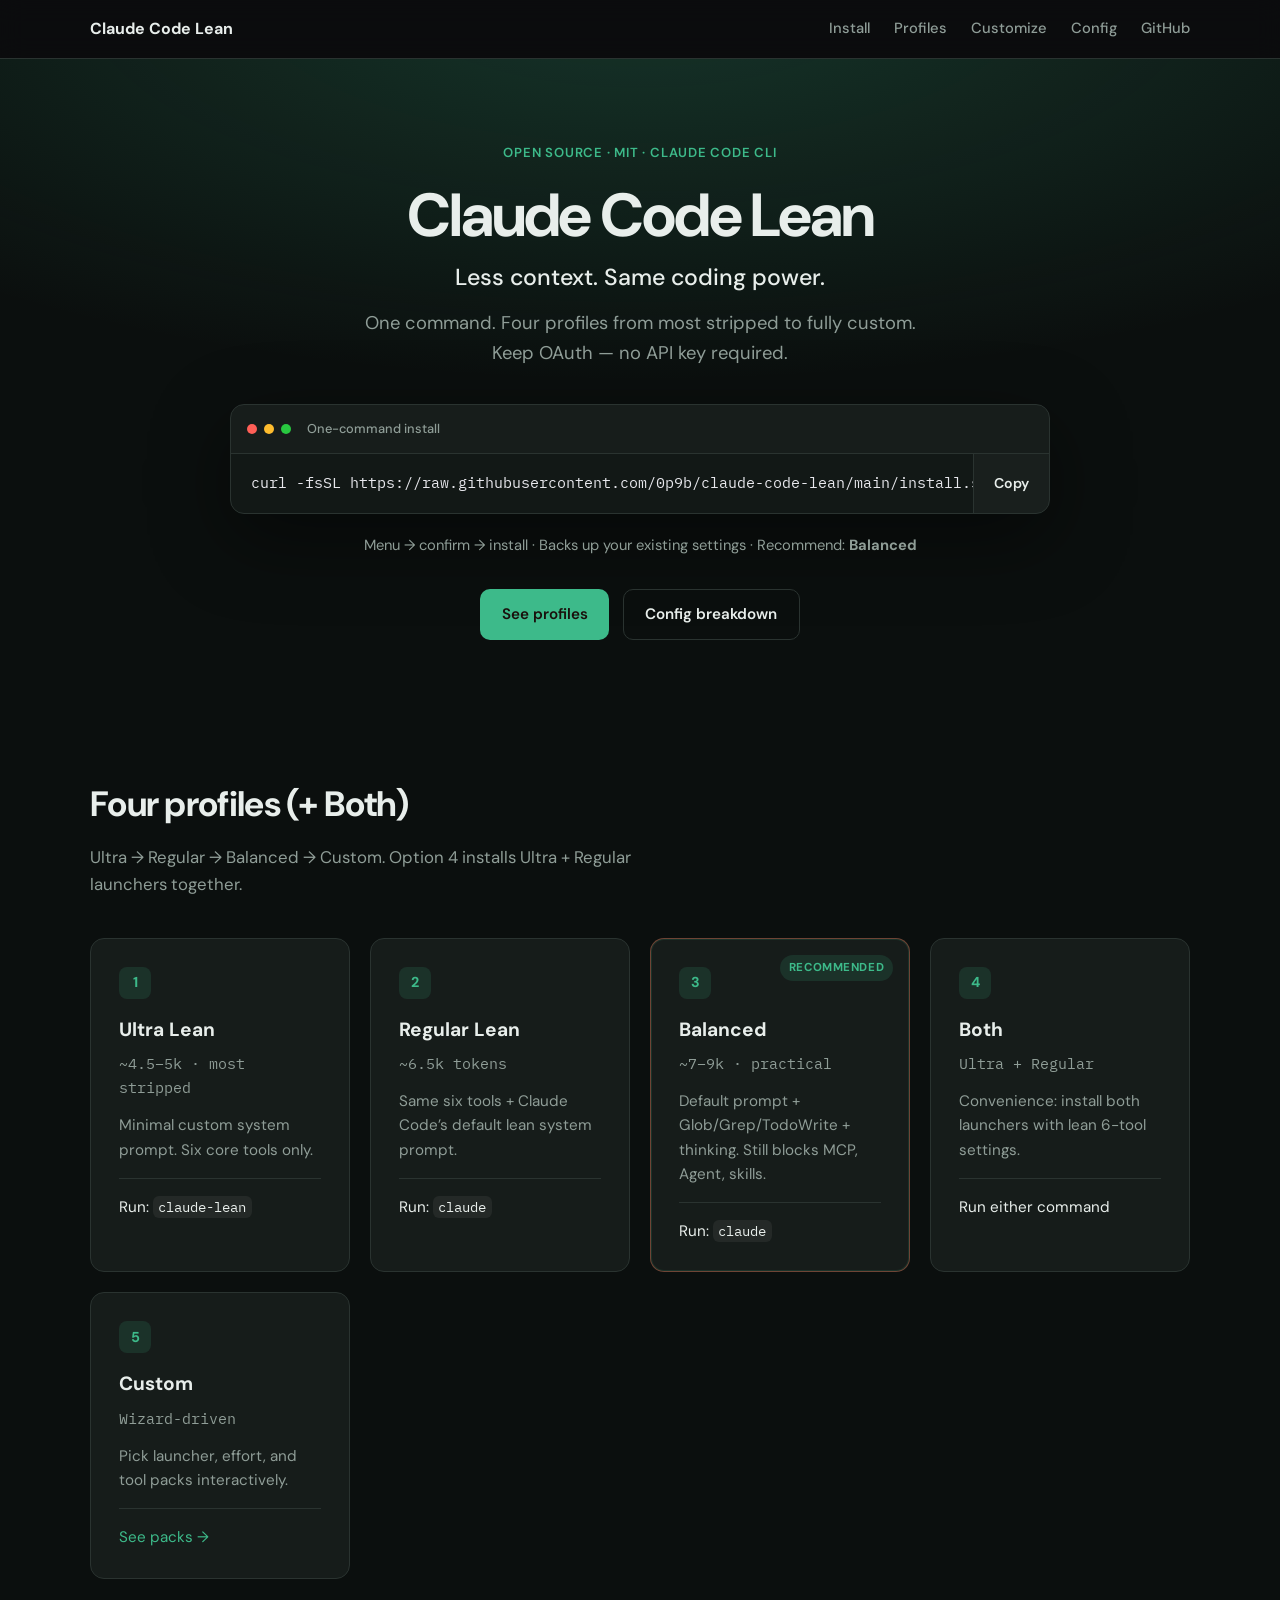
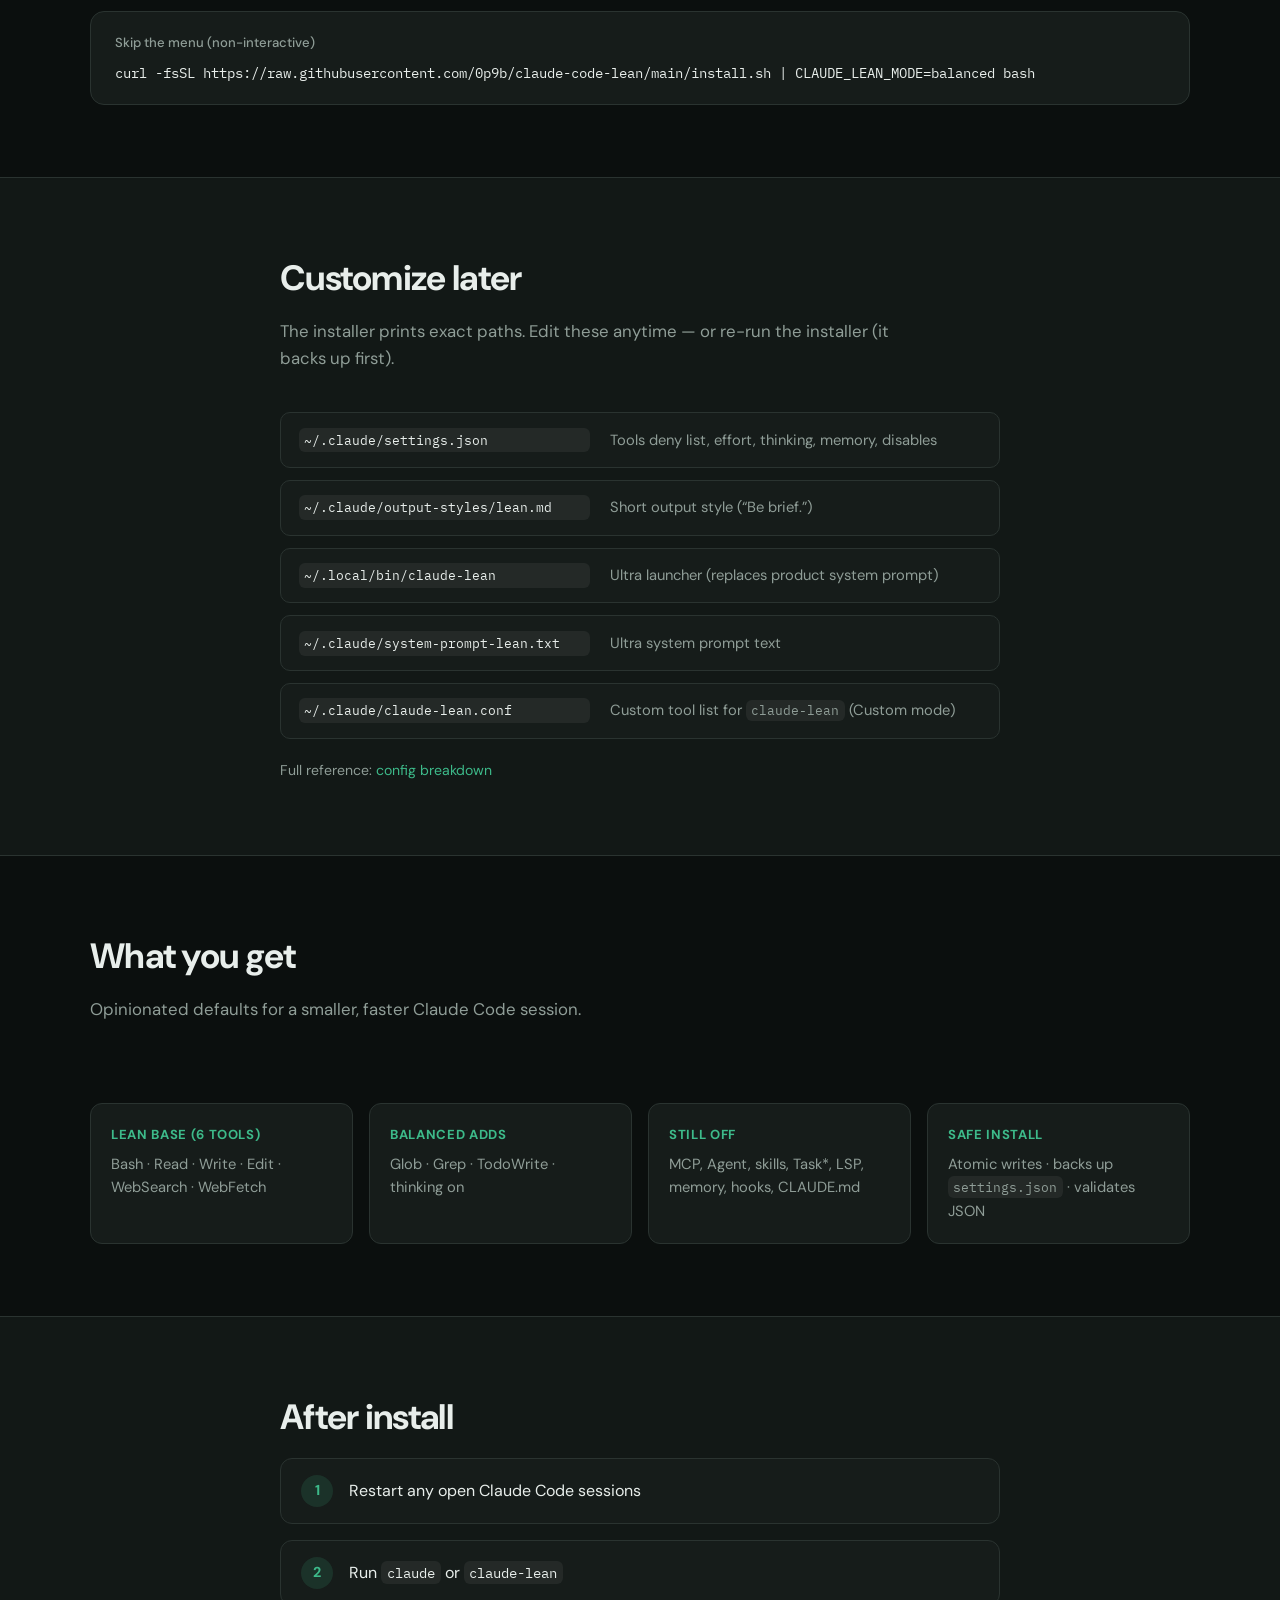
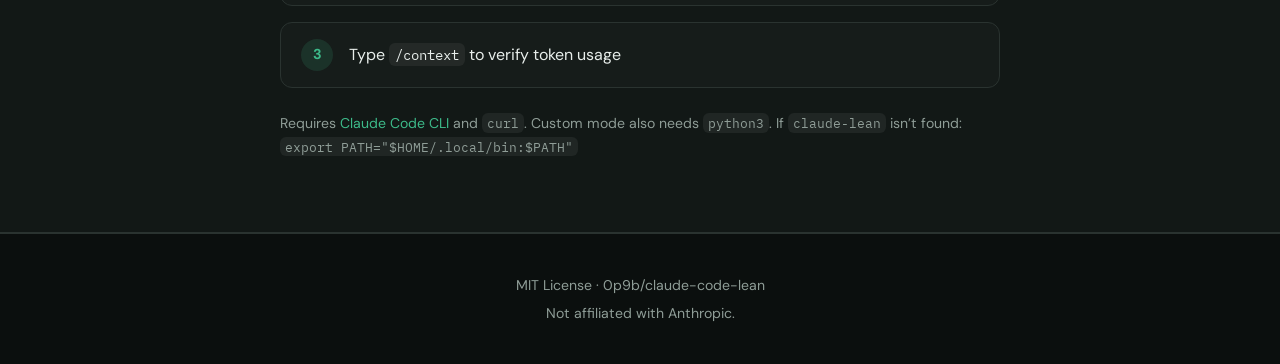
<file: docs/index.html>
<!DOCTYPE html>
<html lang="en">
<head>
  <meta charset="UTF-8">
  <meta name="viewport" content="width=device-width, initial-scale=1.0">
  <meta name="description" content="Cut Claude Code CLI startup context. Four profiles from Ultra to Custom. One-command install.">
  <title>Claude Code Lean</title>
  <link rel="stylesheet" href="styles.css">
  <link rel="preconnect" href="https://fonts.googleapis.com">
  <link rel="preconnect" href="https://fonts.gstatic.com" crossorigin>
  <link href="https://fonts.googleapis.com/css2?family=DM+Sans:ital,opsz,wght@0,9..40,400;0,9..40,500;0,9..40,600;0,9..40,700;1,9..40,400&family=IBM+Plex+Mono:wght@400;500&display=swap" rel="stylesheet">
</head>
<body>
  <header class="site-header">
    <div class="container header-inner">
      <a class="logo" href="index.html">Claude Code Lean</a>
      <nav>
        <a href="#install">Install</a>
        <a href="#options">Profiles</a>
        <a href="#customize">Customize</a>
        <a href="config.html">Config</a>
        <a href="https://github.com/0p9b/claude-code-lean" target="_blank" rel="noopener noreferrer">GitHub</a>
      </nav>
    </div>
  </header>

  <main>
    <section class="hero">
      <div class="container hero-inner">
        <p class="eyebrow">Open source · MIT · Claude Code CLI</p>
        <h1 class="brand-hero">Claude Code Lean</h1>
        <p class="hero-tagline">Less context. Same coding power.</p>
        <p class="hero-lead">
          One command. Four profiles from most stripped to fully custom.
          Keep OAuth — no API key required.
        </p>

        <div class="install-box" id="install">
          <div class="install-box-header">
            <span class="dot red"></span>
            <span class="dot yellow"></span>
            <span class="dot green"></span>
            <span class="install-label">One-command install</span>
          </div>
          <div class="install-command-wrap">
            <code id="install-cmd">curl -fsSL https://raw.githubusercontent.com/0p9b/claude-code-lean/main/install.sh | bash</code>
            <button type="button" class="copy-btn" id="copy-btn" aria-label="Copy install command">
              <span class="copy-label">Copy</span>
            </button>
          </div>
        </div>

        <p class="hero-note">
          Menu → confirm → install · Backs up your existing settings · Recommend: <strong>Balanced</strong>
        </p>

        <div class="hero-actions">
          <a class="btn btn-primary" href="#options">See profiles</a>
          <a class="btn btn-ghost" href="config.html">Config breakdown</a>
        </div>
      </div>
    </section>

    <section class="section" id="options">
      <div class="container">
        <h2>Four profiles (+ Both)</h2>
        <p class="section-lead">
          Ultra → Regular → Balanced → Custom. Option 4 installs Ultra + Regular launchers together.
        </p>

        <div class="cards">
          <article class="card">
            <span class="card-num">1</span>
            <h3>Ultra Lean</h3>
            <p class="card-stat">~4.5–5k · most stripped</p>
            <p>Minimal custom system prompt. Six core tools only.</p>
            <p class="card-run">Run: <code>claude-lean</code></p>
          </article>

          <article class="card">
            <span class="card-num">2</span>
            <h3>Regular Lean</h3>
            <p class="card-stat">~6.5k tokens</p>
            <p>Same six tools + Claude Code’s default lean system prompt.</p>
            <p class="card-run">Run: <code>claude</code></p>
          </article>

          <article class="card card-featured">
            <span class="badge">Recommended</span>
            <span class="card-num">3</span>
            <h3>Balanced</h3>
            <p class="card-stat">~7–9k · practical</p>
            <p>Default prompt + Glob/Grep/TodoWrite + thinking. Still blocks MCP, Agent, skills.</p>
            <p class="card-run">Run: <code>claude</code></p>
          </article>

          <article class="card">
            <span class="card-num">4</span>
            <h3>Both</h3>
            <p class="card-stat">Ultra + Regular</p>
            <p>Convenience: install both launchers with lean 6-tool settings.</p>
            <p class="card-run">Run either command</p>
          </article>

          <article class="card">
            <span class="card-num">5</span>
            <h3>Custom</h3>
            <p class="card-stat">Wizard-driven</p>
            <p>Pick launcher, effort, and tool packs interactively.</p>
            <p class="card-run"><a href="config.html">See packs →</a></p>
          </article>
        </div>

        <div class="code-block secondary-cmd">
          <p class="code-label">Skip the menu (non-interactive)</p>
          <code>curl -fsSL https://raw.githubusercontent.com/0p9b/claude-code-lean/main/install.sh | CLAUDE_LEAN_MODE=balanced bash</code>
        </div>
      </div>
    </section>

    <section class="section section-alt" id="customize">
      <div class="container narrow">
        <h2>Customize later</h2>
        <p class="section-lead">The installer prints exact paths. Edit these anytime — or re-run the installer (it backs up first).</p>
        <div class="file-list">
          <div class="file-row">
            <code>~/.claude/settings.json</code>
            <span>Tools deny list, effort, thinking, memory, disables</span>
          </div>
          <div class="file-row">
            <code>~/.claude/output-styles/lean.md</code>
            <span>Short output style (“Be brief.”)</span>
          </div>
          <div class="file-row">
            <code>~/.local/bin/claude-lean</code>
            <span>Ultra launcher (replaces product system prompt)</span>
          </div>
          <div class="file-row">
            <code>~/.claude/system-prompt-lean.txt</code>
            <span>Ultra system prompt text</span>
          </div>
          <div class="file-row">
            <code>~/.claude/claude-lean.conf</code>
            <span>Custom tool list for <code>claude-lean</code> (Custom mode)</span>
          </div>
        </div>
        <p class="fine-print" style="margin-top:1.25rem">
          Full reference: <a href="config.html">config breakdown</a>
        </p>
      </div>
    </section>

    <section class="section" id="features">
      <div class="container">
        <div class="split">
          <div>
            <h2>What you get</h2>
            <p class="section-lead">Opinionated defaults for a smaller, faster Claude Code session.</p>
          </div>
          <div class="feature-grid">
            <div class="feature">
              <h4>Lean base (6 tools)</h4>
              <p>Bash · Read · Write · Edit · WebSearch · WebFetch</p>
            </div>
            <div class="feature">
              <h4>Balanced adds</h4>
              <p>Glob · Grep · TodoWrite · thinking on</p>
            </div>
            <div class="feature">
              <h4>Still off</h4>
              <p>MCP, Agent, skills, Task*, LSP, memory, hooks, CLAUDE.md</p>
            </div>
            <div class="feature">
              <h4>Safe install</h4>
              <p>Atomic writes · backs up <code>settings.json</code> · validates JSON</p>
            </div>
          </div>
        </div>
      </div>
    </section>

    <section class="section section-alt">
      <div class="container narrow">
        <h2>After install</h2>
        <div class="steps">
          <div class="step">
            <span class="step-n">1</span>
            <p>Restart any open Claude Code sessions</p>
          </div>
          <div class="step">
            <span class="step-n">2</span>
            <p>Run <code>claude</code> or <code>claude-lean</code></p>
          </div>
          <div class="step">
            <span class="step-n">3</span>
            <p>Type <code>/context</code> to verify token usage</p>
          </div>
        </div>
        <p class="fine-print">
          Requires <a href="https://code.claude.com/docs/en/overview" target="_blank" rel="noopener noreferrer">Claude Code CLI</a> and <code>curl</code>.
          Custom mode also needs <code>python3</code>.
          If <code>claude-lean</code> isn’t found: <code>export PATH="$HOME/.local/bin:$PATH"</code>
        </p>
      </div>
    </section>
  </main>

  <footer class="site-footer">
    <div class="container footer-inner">
      <p>MIT License · <a href="https://github.com/0p9b/claude-code-lean">0p9b/claude-code-lean</a></p>
      <p>Not affiliated with Anthropic.</p>
    </div>
  </footer>

  <script src="main.js"></script>
</body>
</html>
</file>
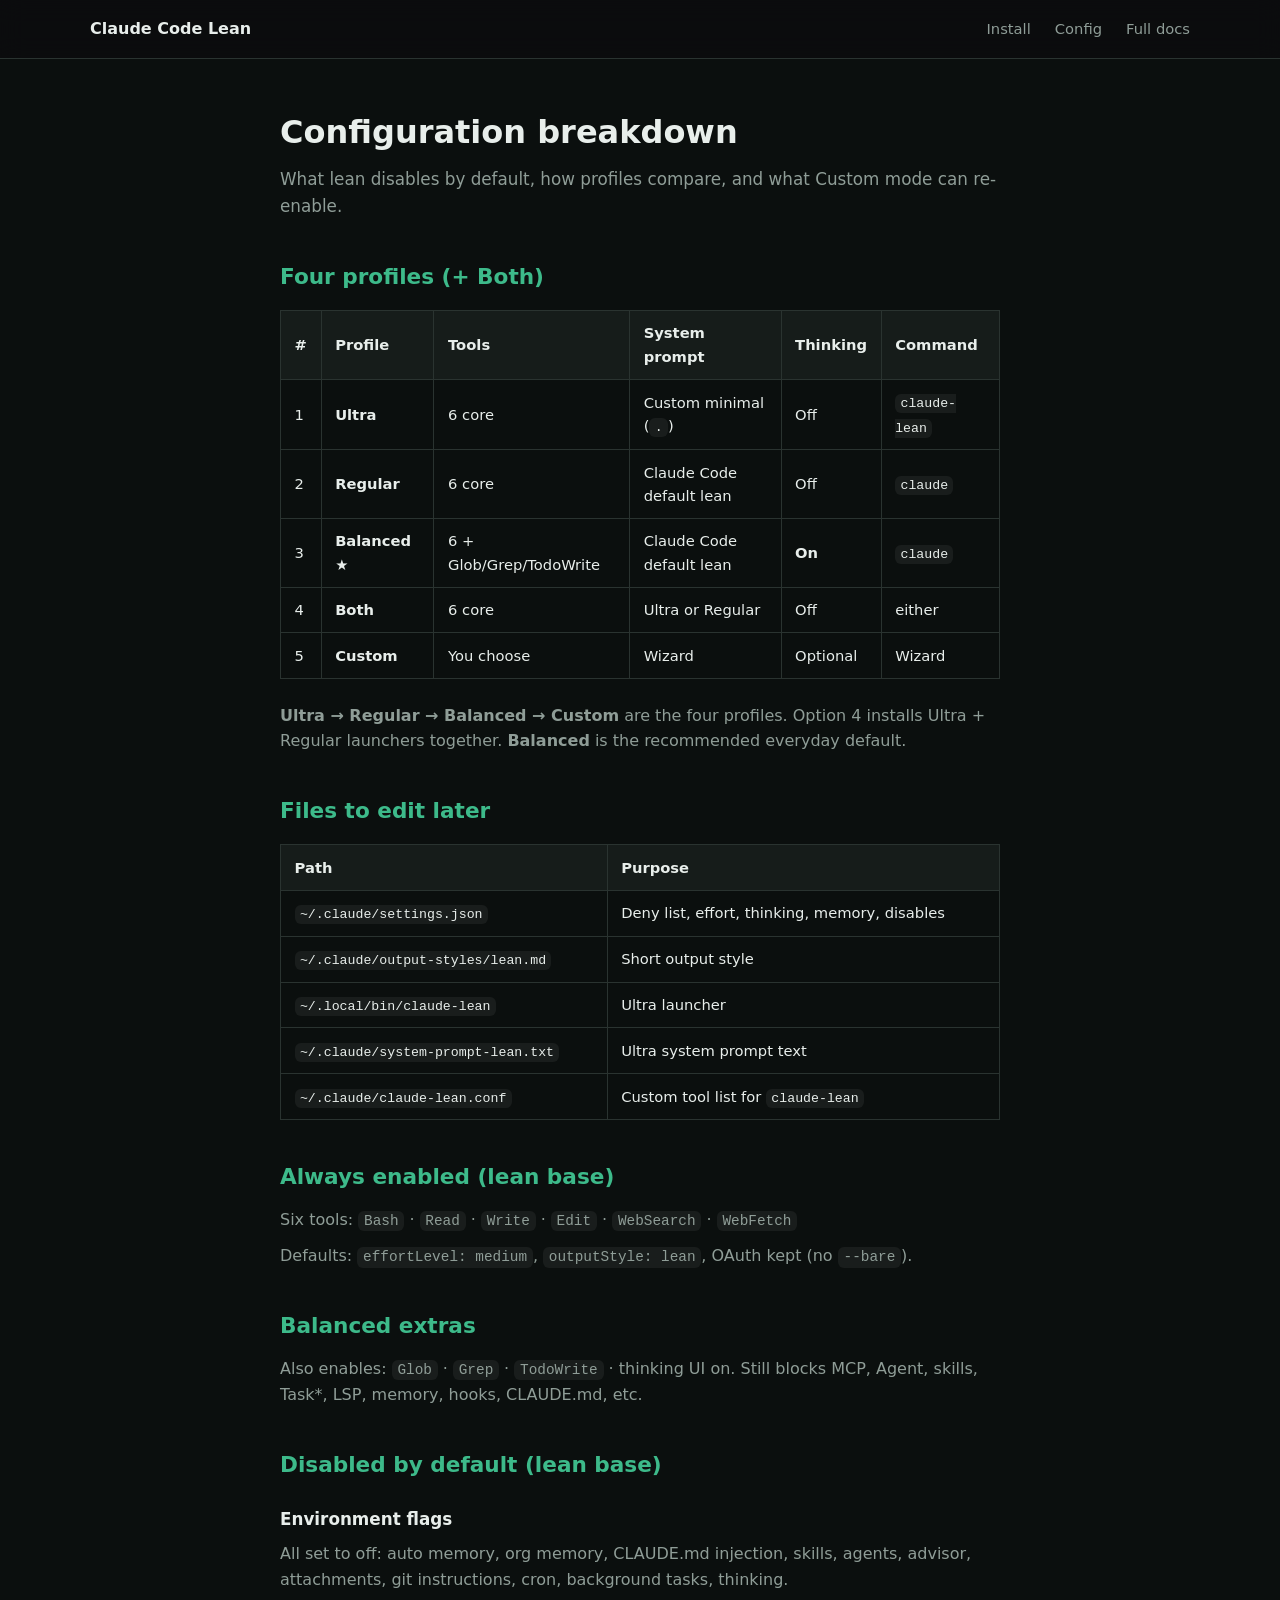
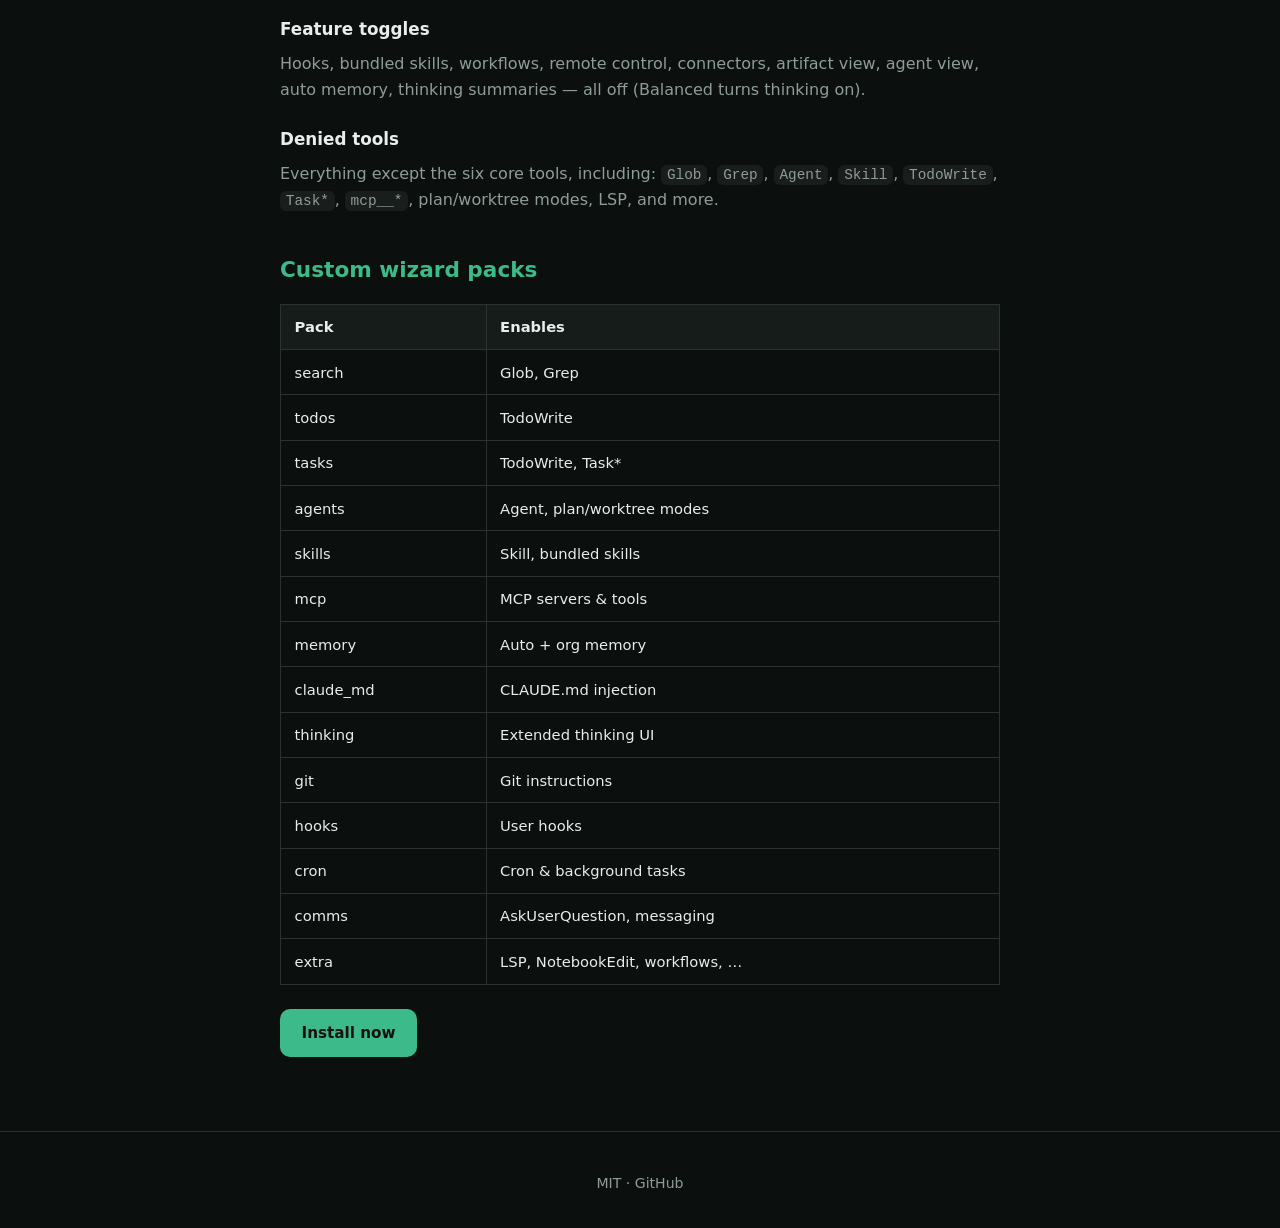
<file: docs/config.html>
<!DOCTYPE html>
<html lang="en">
<head>
  <meta charset="UTF-8">
  <meta name="viewport" content="width=device-width, initial-scale=1.0">
  <title>Config breakdown — Claude Code Lean</title>
  <link rel="stylesheet" href="styles.css">
  <link rel="preconnect" href="https://fonts.googleapis.com">
  <link rel="preconnect" href="https://fonts.gstatic.com" crossorigin>
  <link href="https://fonts.googleapis.com/css2?family=Inter:wght@400;500;600;700&family=JetBrains+Mono:wght@400;500&display=swap" rel="stylesheet">
  <style>
    .doc { padding: 3rem 0 4rem; }
    .doc h1 { font-size: 2rem; margin-bottom: 0.5rem; }
    .doc h2 { font-size: 1.35rem; margin: 2.5rem 0 0.75rem; color: var(--accent); }
    .doc h3 { font-size: 1.05rem; margin: 1.5rem 0 0.5rem; }
    .doc p, .doc li { color: var(--text-muted); margin-bottom: 0.65rem; }
    .doc table { width: 100%; border-collapse: collapse; margin: 1rem 0 1.5rem; font-size: 0.92rem; }
    .doc th, .doc td { border: 1px solid var(--border); padding: 0.65rem 0.85rem; text-align: left; }
    .doc th { background: var(--bg-card); color: var(--text); }
    .doc ul { padding-left: 1.25rem; margin-bottom: 1rem; }
    .doc .lead { font-size: 1.05rem; max-width: 720px; }
  </style>
</head>
<body>
  <header class="site-header">
    <div class="container header-inner">
      <a class="logo" href="index.html">Claude Code Lean</a>
      <nav>
        <a href="index.html#install">Install</a>
        <a href="config.html">Config</a>
        <a href="https://github.com/0p9b/claude-code-lean/blob/main/docs/CONFIG.md" target="_blank" rel="noopener">Full docs</a>
      </nav>
    </div>
  </header>

  <main class="doc">
    <div class="container narrow">
      <h1>Configuration breakdown</h1>
      <p class="lead">What lean disables by default, how profiles compare, and what Custom mode can re-enable.</p>

      <h2>Four profiles (+ Both)</h2>
      <table>
        <thead><tr><th>#</th><th>Profile</th><th>Tools</th><th>System prompt</th><th>Thinking</th><th>Command</th></tr></thead>
        <tbody>
          <tr><td>1</td><td><strong>Ultra</strong></td><td>6 core</td><td>Custom minimal (<code>.</code>)</td><td>Off</td><td><code>claude-lean</code></td></tr>
          <tr><td>2</td><td><strong>Regular</strong></td><td>6 core</td><td>Claude Code default lean</td><td>Off</td><td><code>claude</code></td></tr>
          <tr><td>3</td><td><strong>Balanced</strong> ★</td><td>6 + Glob/Grep/TodoWrite</td><td>Claude Code default lean</td><td><strong>On</strong></td><td><code>claude</code></td></tr>
          <tr><td>4</td><td><strong>Both</strong></td><td>6 core</td><td>Ultra or Regular</td><td>Off</td><td>either</td></tr>
          <tr><td>5</td><td><strong>Custom</strong></td><td>You choose</td><td>Wizard</td><td>Optional</td><td>Wizard</td></tr>
        </tbody>
      </table>
      <p><strong>Ultra → Regular → Balanced → Custom</strong> are the four profiles. Option 4 installs Ultra + Regular launchers together. <strong>Balanced</strong> is the recommended everyday default.</p>

      <h2>Files to edit later</h2>
      <table>
        <thead><tr><th>Path</th><th>Purpose</th></tr></thead>
        <tbody>
          <tr><td><code>~/.claude/settings.json</code></td><td>Deny list, effort, thinking, memory, disables</td></tr>
          <tr><td><code>~/.claude/output-styles/lean.md</code></td><td>Short output style</td></tr>
          <tr><td><code>~/.local/bin/claude-lean</code></td><td>Ultra launcher</td></tr>
          <tr><td><code>~/.claude/system-prompt-lean.txt</code></td><td>Ultra system prompt text</td></tr>
          <tr><td><code>~/.claude/claude-lean.conf</code></td><td>Custom tool list for <code>claude-lean</code></td></tr>
        </tbody>
      </table>

      <h2>Always enabled (lean base)</h2>
      <p>Six tools: <code>Bash</code> · <code>Read</code> · <code>Write</code> · <code>Edit</code> · <code>WebSearch</code> · <code>WebFetch</code></p>
      <p>Defaults: <code>effortLevel: medium</code>, <code>outputStyle: lean</code>, OAuth kept (no <code>--bare</code>).</p>

      <h2>Balanced extras</h2>
      <p>Also enables: <code>Glob</code> · <code>Grep</code> · <code>TodoWrite</code> · thinking UI on. Still blocks MCP, Agent, skills, Task*, LSP, memory, hooks, CLAUDE.md, etc.</p>

      <h2>Disabled by default (lean base)</h2>
      <h3>Environment flags</h3>
      <p>All set to off: auto memory, org memory, CLAUDE.md injection, skills, agents, advisor, attachments, git instructions, cron, background tasks, thinking.</p>

      <h3>Feature toggles</h3>
      <p>Hooks, bundled skills, workflows, remote control, connectors, artifact view, agent view, auto memory, thinking summaries — all off (Balanced turns thinking on).</p>

      <h3>Denied tools</h3>
      <p>Everything except the six core tools, including: <code>Glob</code>, <code>Grep</code>, <code>Agent</code>, <code>Skill</code>, <code>TodoWrite</code>, <code>Task*</code>, <code>mcp__*</code>, plan/worktree modes, LSP, and more.</p>

      <h2>Custom wizard packs</h2>
      <table>
        <thead><tr><th>Pack</th><th>Enables</th></tr></thead>
        <tbody>
          <tr><td>search</td><td>Glob, Grep</td></tr>
          <tr><td>todos</td><td>TodoWrite</td></tr>
          <tr><td>tasks</td><td>TodoWrite, Task*</td></tr>
          <tr><td>agents</td><td>Agent, plan/worktree modes</td></tr>
          <tr><td>skills</td><td>Skill, bundled skills</td></tr>
          <tr><td>mcp</td><td>MCP servers & tools</td></tr>
          <tr><td>memory</td><td>Auto + org memory</td></tr>
          <tr><td>claude_md</td><td>CLAUDE.md injection</td></tr>
          <tr><td>thinking</td><td>Extended thinking UI</td></tr>
          <tr><td>git</td><td>Git instructions</td></tr>
          <tr><td>hooks</td><td>User hooks</td></tr>
          <tr><td>cron</td><td>Cron & background tasks</td></tr>
          <tr><td>comms</td><td>AskUserQuestion, messaging</td></tr>
          <tr><td>extra</td><td>LSP, NotebookEdit, workflows, …</td></tr>
        </tbody>
      </table>

      <p><a class="btn btn-primary" href="index.html#install">Install now</a></p>
    </div>
  </main>

  <footer class="site-footer">
    <div class="container footer-inner">
      <p>MIT · <a href="https://github.com/0p9b/claude-code-lean">GitHub</a></p>
    </div>
  </footer>
</body>
</html>
</file>
<file: docs/styles.css>
:root {
  --bg: #0b0f0e;
  --bg-elevated: #121816;
  --bg-card: #161c1a;
  --border: #2a3330;
  --text: #e8eeeb;
  --text-muted: #8f9d97;
  --accent: #3dba8a;
  --accent-soft: rgba(61, 186, 138, 0.14);
  --accent-glow: rgba(61, 186, 138, 0.22);
  --green: #3dba8a;
  --radius: 14px;
  --font: "DM Sans", system-ui, sans-serif;
  --mono: "IBM Plex Mono", ui-monospace, monospace;
}

* {
  box-sizing: border-box;
  margin: 0;
  padding: 0;
}

html {
  scroll-behavior: smooth;
}

body {
  font-family: var(--font);
  background: var(--bg);
  color: var(--text);
  line-height: 1.6;
  -webkit-font-smoothing: antialiased;
}

a {
  color: var(--accent);
  text-decoration: none;
}

a:hover {
  text-decoration: underline;
}

code {
  font-family: var(--mono);
  font-size: 0.9em;
  background: rgba(255, 255, 255, 0.06);
  padding: 0.15em 0.4em;
  border-radius: 6px;
}

.container {
  width: min(1100px, 92vw);
  margin: 0 auto;
}

.narrow {
  width: min(720px, 92vw);
}

/* Header */
.site-header {
  position: sticky;
  top: 0;
  z-index: 10;
  backdrop-filter: blur(12px);
  background: rgba(12, 12, 14, 0.8);
  border-bottom: 1px solid var(--border);
}

.header-inner {
  display: flex;
  align-items: center;
  justify-content: space-between;
  padding: 1rem 0;
}

.logo {
  font-weight: 700;
  color: var(--text);
  text-decoration: none;
}

.logo:hover {
  text-decoration: none;
  color: var(--accent);
}

nav {
  display: flex;
  gap: 1.5rem;
}

nav a {
  color: var(--text-muted);
  font-size: 0.92rem;
  font-weight: 500;
  text-decoration: none;
}

nav a:hover {
  color: var(--text);
  text-decoration: none;
}

/* Hero */
.hero {
  padding: 5rem 0 4rem;
  background:
    radial-gradient(ellipse 80% 60% at 50% -10%, var(--accent-glow), transparent),
    var(--bg);
}

.hero-inner {
  text-align: center;
}

.eyebrow {
  display: inline-block;
  font-size: 0.82rem;
  font-weight: 600;
  letter-spacing: 0.06em;
  text-transform: uppercase;
  color: var(--accent);
  margin-bottom: 1.25rem;
}

.hero h1,
.brand-hero {
  font-size: clamp(2.4rem, 5.5vw, 3.8rem);
  line-height: 1.08;
  font-weight: 700;
  letter-spacing: -0.035em;
  margin-bottom: 0.65rem;
}

.hero-tagline {
  font-size: clamp(1.15rem, 2.4vw, 1.45rem);
  font-weight: 500;
  color: var(--text);
  margin-bottom: 0.85rem;
}

.hero-lead {
  font-size: clamp(1rem, 2vw, 1.15rem);
  color: var(--text-muted);
  max-width: 560px;
  margin: 0 auto 2.25rem;
}

.file-list {
  display: flex;
  flex-direction: column;
  gap: 0.75rem;
  margin-top: 1.5rem;
}

.file-row {
  display: grid;
  grid-template-columns: minmax(12rem, 1.1fr) 1.4fr;
  gap: 0.75rem 1.25rem;
  align-items: baseline;
  padding: 0.9rem 1.1rem;
  background: var(--bg-card);
  border: 1px solid var(--border);
  border-radius: 10px;
}

.file-row code {
  font-size: 0.82rem;
  word-break: break-all;
}

.file-row span {
  color: var(--text-muted);
  font-size: 0.92rem;
}

@media (max-width: 640px) {
  .file-row {
    grid-template-columns: 1fr;
  }
}

.install-box {
  max-width: 820px;
  margin: 0 auto 1.25rem;
  background: var(--bg-elevated);
  border: 1px solid var(--border);
  border-radius: var(--radius);
  overflow: hidden;
  box-shadow: 0 24px 80px rgba(0, 0, 0, 0.45);
  text-align: left;
}

.install-box-header {
  display: flex;
  align-items: center;
  gap: 0.45rem;
  padding: 0.85rem 1rem;
  background: rgba(255, 255, 255, 0.02);
  border-bottom: 1px solid var(--border);
}

.dot {
  width: 10px;
  height: 10px;
  border-radius: 50%;
}

.dot.red { background: #ff5f57; }
.dot.yellow { background: #febc2e; }
.dot.green { background: #28c840; }

.install-label {
  margin-left: 0.5rem;
  font-size: 0.8rem;
  color: var(--text-muted);
  font-weight: 500;
}

.install-command-wrap {
  display: flex;
  align-items: stretch;
  gap: 0;
}

#install-cmd {
  flex: 1;
  display: block;
  padding: 1.15rem 1.25rem;
  font-family: var(--mono);
  font-size: clamp(0.72rem, 2.2vw, 0.92rem);
  line-height: 1.5;
  color: #e8e8ed;
  background: transparent;
  border: none;
  overflow-x: auto;
  white-space: nowrap;
}

.copy-btn {
  flex-shrink: 0;
  border: none;
  border-left: 1px solid var(--border);
  background: rgba(255, 255, 255, 0.03);
  color: var(--text);
  padding: 0 1.25rem;
  font-family: var(--font);
  font-size: 0.88rem;
  font-weight: 600;
  cursor: pointer;
  transition: background 0.15s, color 0.15s;
}

.copy-btn:hover {
  background: var(--accent-soft);
  color: var(--accent);
}

.copy-btn.copied {
  color: var(--green);
}

.hero-note {
  font-size: 0.92rem;
  color: var(--text-muted);
  margin-bottom: 2rem;
}

.hero-actions {
  display: flex;
  flex-wrap: wrap;
  gap: 0.85rem;
  justify-content: center;
}

.btn {
  display: inline-flex;
  align-items: center;
  justify-content: center;
  padding: 0.75rem 1.35rem;
  border-radius: 10px;
  font-weight: 600;
  font-size: 0.95rem;
  text-decoration: none;
  transition: transform 0.15s, background 0.15s, border-color 0.15s;
}

.btn:hover {
  text-decoration: none;
  transform: translateY(-1px);
}

.btn-primary {
  background: var(--accent);
  color: #1a100c;
}

.btn-primary:hover {
  background: #e8896d;
  color: #1a100c;
}

.btn-ghost {
  border: 1px solid var(--border);
  color: var(--text);
  background: transparent;
}

.btn-ghost:hover {
  border-color: #444;
  color: var(--text);
}

/* Sections */
.section {
  padding: 4.5rem 0;
}

.section-alt {
  background: var(--bg-elevated);
  border-block: 1px solid var(--border);
}

.section h2 {
  font-size: clamp(1.6rem, 3vw, 2.2rem);
  letter-spacing: -0.02em;
  margin-bottom: 0.75rem;
}

.section-lead {
  color: var(--text-muted);
  font-size: 1.05rem;
  margin-bottom: 2.5rem;
  max-width: 620px;
}

/* Cards */
.cards {
  display: grid;
  grid-template-columns: repeat(auto-fit, minmax(260px, 1fr));
  gap: 1.25rem;
  margin-bottom: 2rem;
}

.card {
  position: relative;
  background: var(--bg-card);
  border: 1px solid var(--border);
  border-radius: var(--radius);
  padding: 1.75rem;
}

.card-featured {
  border-color: rgba(217, 119, 87, 0.45);
  box-shadow: 0 0 0 1px var(--accent-soft) inset;
}

.badge {
  position: absolute;
  top: 1rem;
  right: 1rem;
  font-size: 0.72rem;
  font-weight: 700;
  text-transform: uppercase;
  letter-spacing: 0.05em;
  color: var(--accent);
  background: var(--accent-soft);
  padding: 0.25rem 0.55rem;
  border-radius: 999px;
}

.card-num {
  display: inline-flex;
  align-items: center;
  justify-content: center;
  width: 2rem;
  height: 2rem;
  border-radius: 8px;
  background: var(--accent-soft);
  color: var(--accent);
  font-weight: 700;
  font-size: 0.9rem;
  margin-bottom: 1rem;
}

.card h3 {
  font-size: 1.2rem;
  margin-bottom: 0.35rem;
}

.card-stat {
  font-family: var(--mono);
  font-size: 0.82rem;
  color: var(--accent);
  margin-bottom: 0.85rem;
}

.card p {
  color: var(--text-muted);
  font-size: 0.95rem;
}

.card-run {
  margin-top: 1rem;
  padding-top: 1rem;
  border-top: 1px solid var(--border);
  color: var(--text) !important;
}

.code-block {
  background: var(--bg-card);
  border: 1px solid var(--border);
  border-radius: var(--radius);
  padding: 1.25rem 1.5rem;
}

.code-label {
  font-size: 0.82rem;
  color: var(--text-muted);
  margin-bottom: 0.65rem;
  font-weight: 500;
}

.secondary-cmd code {
  display: block;
  background: transparent;
  padding: 0;
  font-size: clamp(0.72rem, 2vw, 0.88rem);
  line-height: 1.5;
  word-break: break-all;
  white-space: pre-wrap;
}

/* Features */
.split {
  display: grid;
  gap: 2.5rem;
}

.feature-grid {
  display: grid;
  grid-template-columns: repeat(auto-fit, minmax(220px, 1fr));
  gap: 1rem;
}

.feature {
  background: var(--bg-card);
  border: 1px solid var(--border);
  border-radius: 12px;
  padding: 1.25rem;
}

.feature h4 {
  font-size: 0.82rem;
  text-transform: uppercase;
  letter-spacing: 0.05em;
  color: var(--accent);
  margin-bottom: 0.5rem;
}

.feature p {
  color: var(--text-muted);
  font-size: 0.92rem;
}

/* Steps */
.steps {
  display: grid;
  gap: 1rem;
  margin-bottom: 1.5rem;
}

.step {
  display: flex;
  align-items: center;
  gap: 1rem;
  padding: 1rem 1.25rem;
  background: var(--bg-card);
  border: 1px solid var(--border);
  border-radius: 12px;
}

.step-n {
  flex-shrink: 0;
  width: 2rem;
  height: 2rem;
  display: flex;
  align-items: center;
  justify-content: center;
  border-radius: 50%;
  background: var(--accent-soft);
  color: var(--accent);
  font-weight: 700;
  font-size: 0.9rem;
}

.fine-print {
  font-size: 0.88rem;
  color: var(--text-muted);
  line-height: 1.7;
}

/* Footer */
.site-footer {
  padding: 2.5rem 0;
  border-top: 1px solid var(--border);
}

.footer-inner {
  text-align: center;
  color: var(--text-muted);
  font-size: 0.88rem;
}

.footer-inner p + p {
  margin-top: 0.35rem;
}

.footer-inner a {
  color: var(--text-muted);
}

.footer-inner a:hover {
  color: var(--accent);
}

@media (max-width: 640px) {
  nav {
    gap: 1rem;
    font-size: 0.85rem;
  }

  .install-command-wrap {
    flex-direction: column;
  }

  .copy-btn {
    border-left: none;
    border-top: 1px solid var(--border);
    padding: 0.85rem;
  }

  #install-cmd {
    white-space: pre-wrap;
    word-break: break-all;
  }
}
</file>
